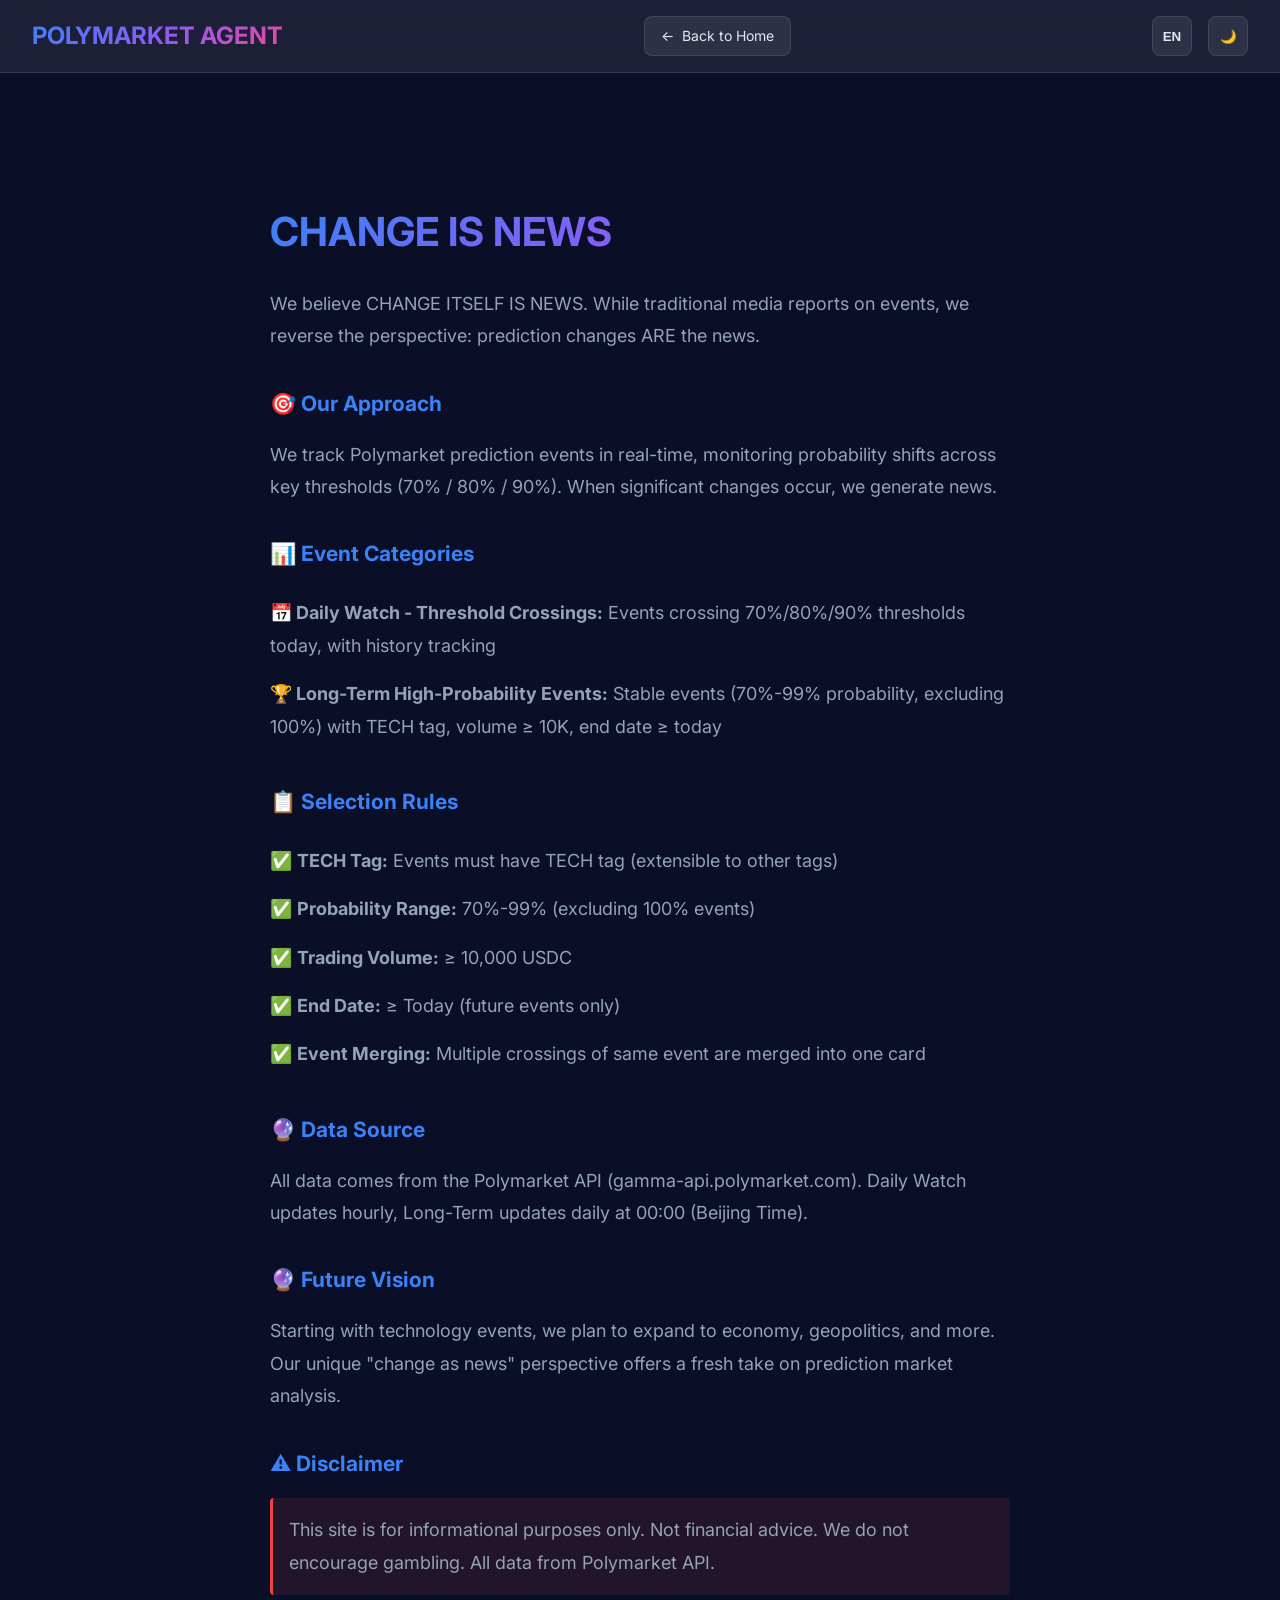
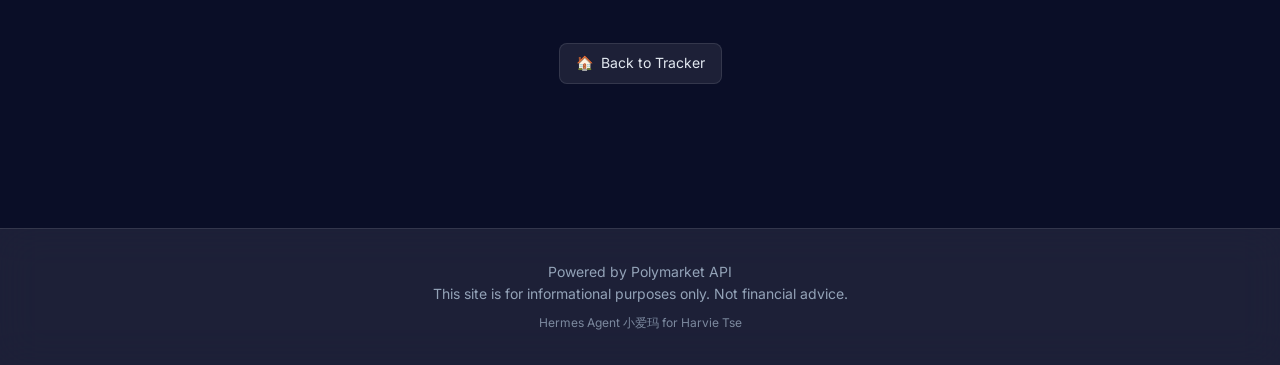
<file: docs/about.html>
<!DOCTYPE html>
<html lang="en" data-theme="dark">
<head>
    <meta charset="UTF-8">
    <meta name="viewport" content="width=device-width, initial-scale=1.0">
    <title>About - POLYMARKET AGENT</title>
    <meta name="description" content="About the POLYMARKET AGENT project">
    
    <!-- Stylesheets -->
    <link rel="stylesheet" href="css/main.css">
    <link rel="stylesheet" href="css/animations.css">
    <link rel="stylesheet" href="css/responsive.css">
    
    <!-- Fonts -->
    <link rel="preconnect" href="https://fonts.googleapis.com">
    <link rel="preconnect" href="https://fonts.gstatic.com" crossorigin>
    <link href="https://fonts.googleapis.com/css2?family=Inter:wght@300;400;500;600;700&display=swap" rel="stylesheet">
</head>
<body>
    <!-- Header -->
    <header class="glass-header">
        <div class="header-content">
            <div class="logo">
                <h1 id="site-title">POLYMARKET AGENT</h1>
            </div>
            
            <nav class="main-nav">
                <a href="index.html" class="nav-btn">
                    <span class="icon">←</span>
                    <span id="back-home">Back to Home</span>
                </a>
            </nav>
            
            <div class="header-controls">
                <button class="control-btn" id="lang-toggle" title="Switch language">
                    <span id="current-lang">EN</span>
                </button>
                <button class="control-btn" id="theme-toggle" title="Toggle theme">
                    <span class="theme-icon">🌙</span>
                </button>
            </div>
        </div>
    </header>
    
    <main class="main-content" style="margin-top: 120px; max-width: 900px;">
        <section class="about-section glass-panel" style="padding: 3rem;">
            <h2 style="font-size: 2.5rem; margin-bottom: 1.5rem; background: var(--accent-gradient); -webkit-background-clip: text; -webkit-text-fill-color: transparent;">
                <span id="about-title">CHANGE IS NEWS</span>
            </h2>
            
            <div style="font-size: 1.125rem; line-height: 1.8; color: var(--text-secondary);">
                <p style="margin-bottom: 1.5rem;">
                    <span id="about-philosophy">We believe <strong style="color: var(--text-primary);">CHANGE ITSELF IS NEWS</strong>. 
                    While traditional media reports on events, we reverse the perspective: 
                    <strong style="color: var(--text-primary);">prediction changes ARE the news</strong>.</span>
                </p>
                
                <h3 style="color: var(--accent-blue); margin: 2rem 0 1rem;" id="about-approach-title">🎯 Our Approach</h3>
                <p style="margin-bottom: 1.5rem;" id="about-approach-text">
                    We track Polymarket prediction events in real-time, monitoring probability shifts 
                    across key thresholds (70% / 80% / 90%). When significant changes occur, we generate news.
                </p>
                
                <h3 style="color: var(--accent-blue); margin: 2rem 0 1rem;" id="about-categories-title">📊 Event Categories</h3>
                <ul style="list-style: none; padding: 0;">
                    <li style="padding: 0.5rem 0;"><strong id="about-daily-watch">📅 Daily Watch - Threshold Crossings:</strong> <span id="about-daily-desc">Events crossing 70%/80%/90% thresholds today, with history tracking</span></li>
                    <li style="padding: 0.5rem 0;"><strong id="about-long-term">🏆 Long-Term High-Probability Events:</strong> <span id="about-long-term-desc">Stable events (70%-99% probability, excluding 100%) with TECH tag, volume ≥ 10K, end date ≥ today</span></li>
                </ul>
                
                <h3 style="color: var(--accent-blue); margin: 2rem 0 1rem;" id="about-rules-title">📋 Selection Rules</h3>
                <ul style="list-style: none; padding: 0;">
                    <li style="padding: 0.5rem 0;">✅ <strong id="about-tag">TECH Tag:</strong> <span id="about-tag-desc">Events must have TECH tag (extensible to other tags)</span></li>
                    <li style="padding: 0.5rem 0;">✅ <strong id="about-prob">Probability Range:</strong> <span id="about-prob-desc">70%-99% (excluding 100% events)</span></li>
                    <li style="padding: 0.5rem 0;">✅ <strong id="about-volume">Trading Volume:</strong> <span id="about-volume-desc">≥ 10,000 USDC</span></li>
                    <li style="padding: 0.5rem 0;">✅ <strong id="about-date">End Date:</strong> <span id="about-date-desc">≥ Today (future events only)</span></li>
                    <li style="padding: 0.5rem 0;">✅ <strong id="about-merge">Event Merging:</strong> <span id="about-merge-desc">Multiple crossings of same event are merged into one card</span></li>
                </ul>
                
                <h3 style="color: var(--accent-blue); margin: 2rem 0 1rem;" id="about-data-title">🔮 Data Source</h3>
                <p style="margin-bottom: 1.5rem;" id="about-data-text">
                    All data comes from the <strong>Polymarket API</strong> (gamma-api.polymarket.com). 
                    Daily Watch updates hourly, Long-Term updates daily at 17:00 (Beijing Time).
                </p>
                
                <h3 style="color: var(--accent-blue); margin: 2rem 0 1rem;" id="about-vision-title">🔮 Future Vision</h3>
                <p style="margin-bottom: 1.5rem;" id="about-vision-text">
                    Starting with technology events, we plan to expand to economy, 
                    culture, and more. Our unique "change as news" perspective 
                    offers a fresh take on prediction market analysis.
                </p>
                
                <h3 style="color: var(--accent-blue); margin: 2rem 0 1rem;" id="about-disclaimer-title">⚖️ Disclaimer</h3>
                <p style="padding: 1rem; background: rgba(239, 68, 68, 0.1); border-left: 3px solid #ef4444; border-radius: 4px;" id="about-disclaimer-text">
                    This site is for informational purposes only. Not financial advice. 
                    We do not encourage gambling. All data from Polymarket API.
                </p>
            </div>
            
            <div style="margin-top: 3rem; text-align: center;">
                <a href="index.html" class="nav-btn" style="display: inline-flex;">
                    <span class="icon">🏠</span>
                    <span id="back-tracker">Back to Tracker</span>
                </a>
            </div>
        </section>
    </main>
    
    <!-- Footer -->
    <footer class="glass-footer">
        <div class="footer-content">
            <p id="powered-by">Powered by Polymarket API</p>
            <p id="disclaimer">This site is for informational purposes only. Not financial advice.</p>
            <p id="copyright">Hermes Agent 小爱玛 for Harvie Tse</p>
        </div>
    </footer>
    
    <!-- Scripts -->
    <script src="js/i18n.js"></script>
    <script src="js/theme.js"></script>
</body>
</html>
</file>
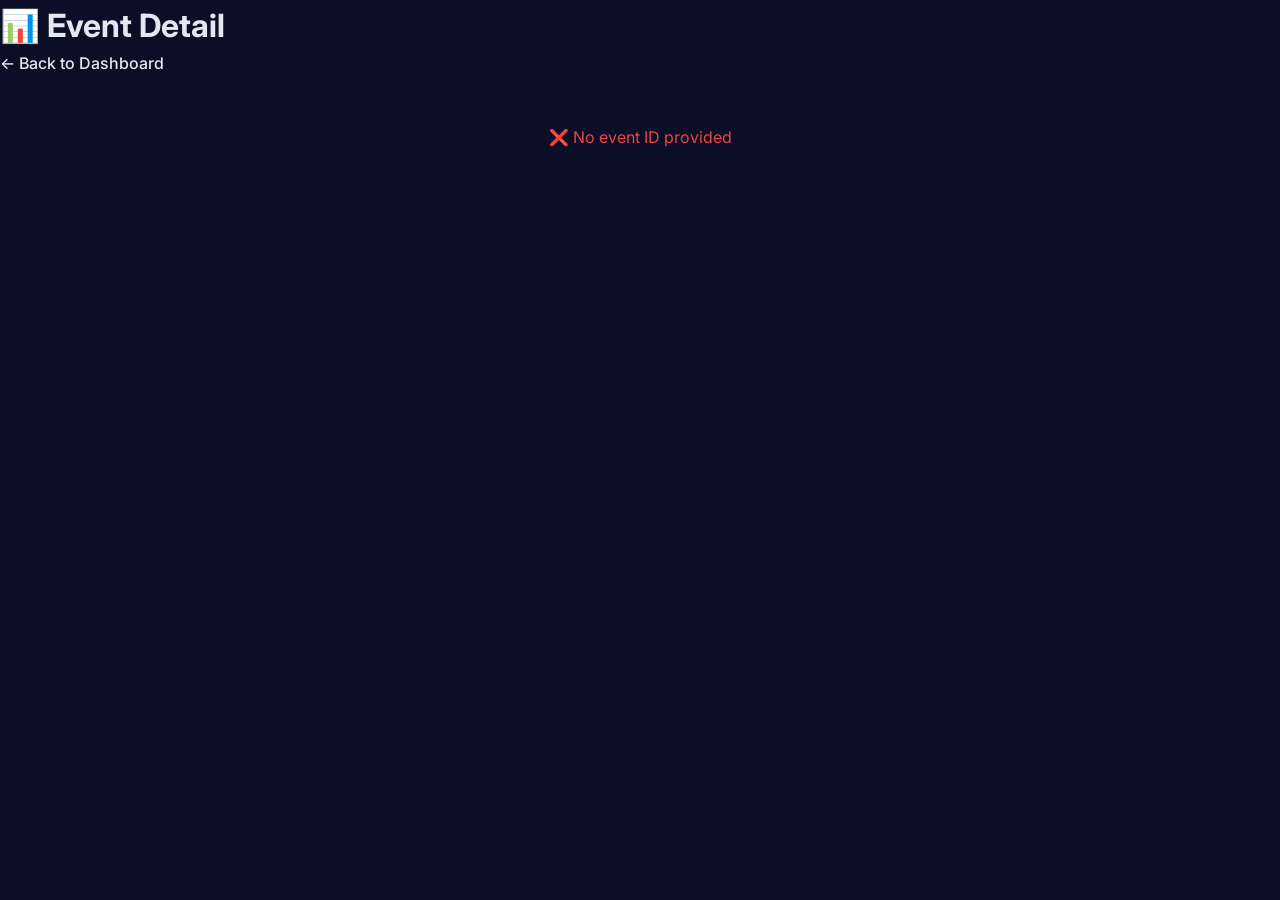
<file: docs/event-detail.html>
<!DOCTYPE html>
<html lang="zh-CN">
<head>
    <meta charset="UTF-8">
    <meta name="viewport" content="width=device-width, initial-scale=1.0">
    <title>Event Detail - Polymarket Tech Tracker</title>
    <link rel="stylesheet" href="css/main.css">
    <link rel="stylesheet" href="css/summary-cards.css">
    <link rel="stylesheet" href="css/event-detail.css">
    <link href="https://fonts.googleapis.com/css2?family=Inter:wght@300;400;500;600;700&display=swap" rel="stylesheet">
</head>
<body>
    <div class="container">
        <header class="header glass-card">
            <h1>📊 Event Detail</h1>
            <a href="index.html" class="back-link">← Back to Dashboard</a>
        </header>

        <main>
            <div id="event-content">
                <div class="loading-placeholder">
                    <div class="spinner"></div>
                    <p>Loading event details...</p>
                </div>
            </div>
        </main>
    </div>

    <script src="js/event-detail.js"></script>
</body>
</html>
</file>
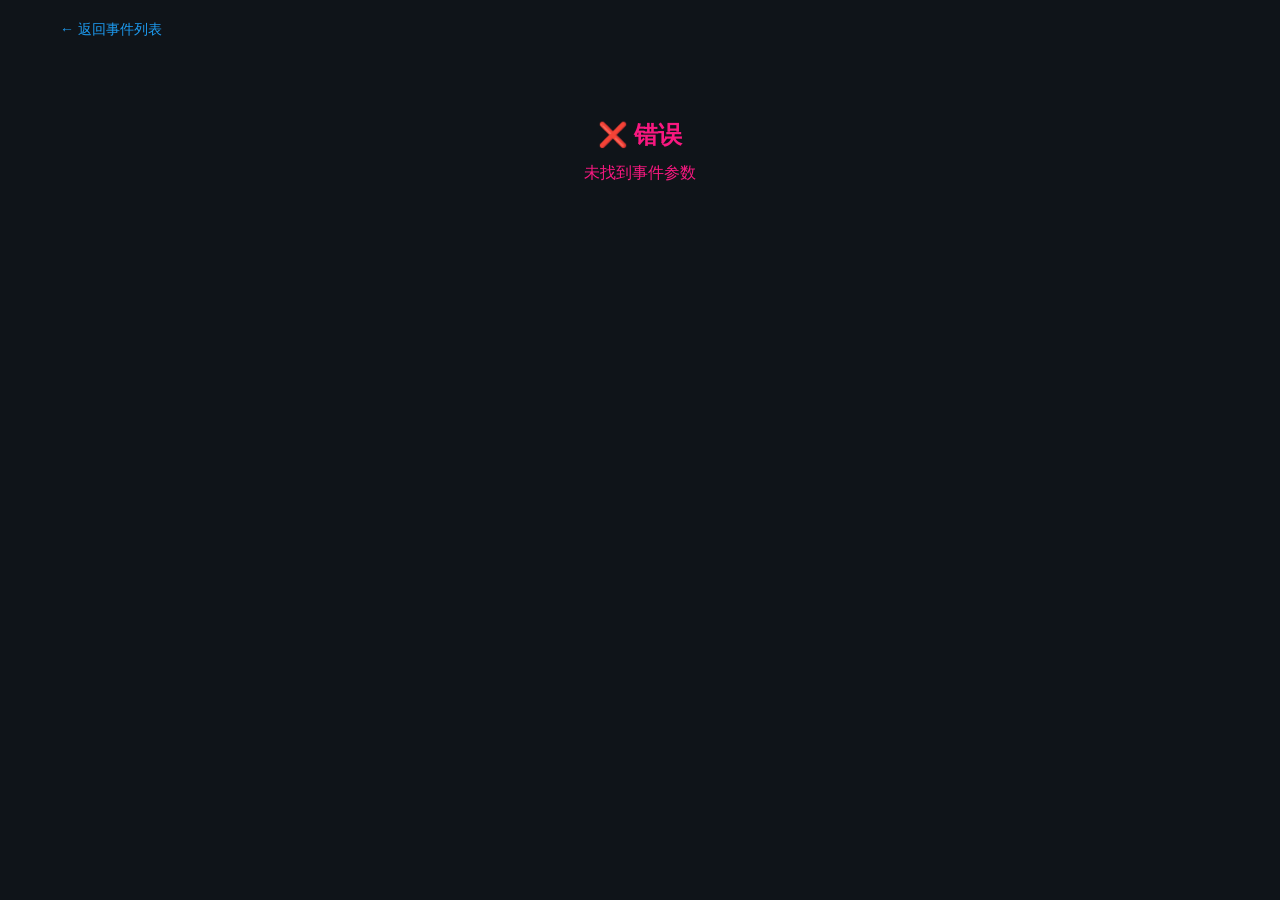
<file: docs/event.html>
<!DOCTYPE html>
<html lang="zh-CN">
<head>
    <meta charset="UTF-8">
    <meta name="viewport" content="width=device-width, initial-scale=1.0">
    <title>事件详情 | Science Prediction Tracker</title>
    <style>
        * { margin:0; padding:0; box-sizing:border-box; }
        body { font-family: -apple-system, "Microsoft YaHei", "Segoe UI", sans-serif; background: #0f1419; color: #e7e9ea; }
        
        .container { max-width: 1200px; margin:0 auto; padding:20px; }
        
        /* Back Button */
        .back-link { margin-bottom:20px; }
        .back-link a { color:#1d9bf0; text-decoration:none; font-size:14px; display:inline-flex; align-items:center; gap:6px; transition:color .2s; }
        .back-link a:hover { color:#1a8cd8; }
        
        /* Event Header */
        .event-header { background:#1e2732; border-radius:16px; padding:32px; margin-bottom:24px; border-left:4px solid #1d9bf0; }
        .event-header h1 { font-size:28px; font-weight:800; line-height:1.4; margin-bottom:16px; }
        .event-meta { display:flex; gap:24px; flex-wrap:wrap; font-size:14px; color:#8b98a5; }
        .meta-item { display:flex; align-items:center; gap:6px; }
        .meta-item::before { font-size:16px; }
        .meta-volume::before { content:"💰"; }
        .meta-liquidity::before { content:"💧"; }
        .meta-date::before { content:"📅"; }
        .meta-active { color:#00d18c; }
        .meta-closed { color:#f91880; }
        
        /* Markets Section */
        .markets-section { margin-bottom:40px; }
        .section-title { font-size:20px; font-weight:700; margin-bottom:20px; display:flex; align-items:center; gap:8px; }
        .section-title::before { content:"📊"; font-size:24px; }
        
        .market-card { background:#1e2732; border-radius:12px; padding:20px; margin-bottom:16px; transition:transform .2s; }
        .market-card:hover { transform:translateX(4px); }
        .market-question { font-size:16px; font-weight:600; margin-bottom:12px; line-height:1.4; }
        .probability-display { display:flex; align-items:center; gap:16px; margin-bottom:12px; }
        .probability-bar { flex:1; height:28px; background:#15202b; border-radius:14px; overflow:hidden; position:relative; }
        .probability-fill { height:100%; background:linear-gradient(90deg, #1d9bf0, #0d8bd9); border-radius:14px; transition:width .5s; display:flex; align-items:center; justify-content:flex-end; padding-right:12px; }
        .probability-value { font-size:14px; font-weight:700; color:#fff; }
        .probability-label { font-size:13px; color:#8b98a5; min-width:60px; }
        .market-footer { display:flex; justify-content:space-between; font-size:13px; color:#8b98a5; }
        
        /* News Section */
        .news-section { margin-bottom:40px; }
        .news-card { background:#1e2732; border-radius:12px; padding:20px; margin-bottom:16px; border-left:3px solid #f91880; }
        .news-header { display:flex; justify-content:space-between; align-items:center; margin-bottom:12px; }
        .news-source { font-size:13px; font-weight:700; color:#f91880; }
        .news-time { font-size:12px; color:#8b98a5; }
        .news-content { font-size:15px; line-height:1.6; margin-bottom:12px; }
        .news-link { display:inline-flex; align-items:center; gap:4px; color:#1d9bf0; text-decoration:none; font-size:13px; }
        .news-link:hover { text-decoration:underline; }
        
        /* Analysis Section */
        .analysis-section { background:#1e2732; border-radius:16px; padding:32px; margin-bottom:40px; border:1px solid #38444d; }
        .analysis-header { display:flex; align-items:center; gap:12px; margin-bottom:20px; }
        .analysis-header h2 { font-size:20px; font-weight:700; }
        .analysis-header::before { content:"🤖"; font-size:24px; }
        .analysis-text { font-size:15px; line-height:1.8; color:#8b98a5; margin-bottom:16px; }
        .analysis-verdict { background:#0f1419; border-radius:12px; padding:20px; border-left:4px solid #00d18c; }
        .verdict-title { font-size:16px; font-weight:700; color:#00d18c; margin-bottom:8px; }
        .verdict-text { font-size:14px; line-height:1.6; }
        
        /* Loading */
        .loading { text-align:center; padding:60px; color:#8b98a5; font-size:16px; }
        .loading::after { content:''; display:inline-block; width:20px; height:20px; border:2px solid #1d9bf0; border-radius:50%; border-top-color:transparent; animation:spin 1s linear infinite; margin-left:8px; }
        @keyframes spin { to { transform:rotate(360deg); } }
        
        /* Error */
        .error { text-align:center; padding:60px; color:#f91880; }
        .error h2 { font-size:24px; margin-bottom:12px; }
        
        /* Theme */
        body.light-theme { background:#f5f5f5; color:#333; }
        body.light-theme .event-header,
        body.light-theme .market-card,
        body.light-theme .news-card,
        body.light-theme .analysis-section { background:#fff; border-color:#e0e0e0; }
        body.light-theme .event-meta,
        body.light-theme .market-footer,
        body.light-theme .news-time,
        body.light-theme .analysis-text { color:#666; }
        body.light-theme .back-link a { color:#4a90e2; }
        body.light-theme .back-link a:hover { color:#357abd; }
        
        /* Responsive */
        @media (max-width:768px) {
            .container { padding:12px; }
            .event-header { padding:20px; }
            .event-header h1 { font-size:22px; }
            .probability-display { flex-direction:column; align-items:flex-start; }
        }
    </style>
</head>
<body>
    <div class="container">
        <div class="back-link">
            <a href="index.html">← 返回事件列表</a>
        </div>
        
        <div id="eventContent">
            <div class="loading">加载中...</div>
        </div>
    </div>
    
    <script>
        let currentEvent = null;
        
        // 获取URL参数
        function getSlug() {
            const params = new URLSearchParams(window.location.search);
            return params.get('slug');
        }
        
        // 加载事件详情
        async function loadEventDetail() {
            const slug = getSlug();
            if (!slug) {
                showError('未找到事件参数');
                return;
            }
            
            try {
                const response = await fetch('data/events.json?t=' + new Date().getTime());
                const data = await response.json();
                
                if (!data.events) {
                    showError('数据加载失败');
                    return;
                }
                
                const event = data.events.find(e => e.slug === slug);
                if (!event) {
                    showError('未找到该事件');
                    return;
                }
                
                currentEvent = event;
                renderEvent(event);
            } catch (err) {
                console.error('加载事件详情失败:', err);
                showError('加载失败，请刷新重试');
            }
        }
        
        // 渲染事件
        function renderEvent(event) {
            const isActive = event.active && !event.closed;
            const statusClass = isActive ? 'meta-active' : 'meta-closed';
            const statusText = isActive ? '进行中' : '已结束';
            
            const html = `
                <div class="event-header">
                    <h1>${escapeHtml(event.title)}</h1>
                    <div class="event-meta">
                        <div class="meta-item meta-volume">成交量: $${formatNumber(event.volume || 0)}</div>
                        <div class="meta-item meta-liquidity">流动性: $${formatNumber(event.liquidity || 0)}</div>
                        <div class="meta-item meta-date">创建: ${(event.created_at || '').split('T')[0]}</div>
                        <div class="meta-item ${statusClass}">状态: ${statusText}</div>
                    </div>
                </div>
                
                <div class="markets-section">
                    <div class="section-title">相关市场</div>
                    ${event.markets && event.markets.length > 0 ? 
                        event.markets.map(market => renderMarket(market)).join('') :
                        '<div class="loading">暂无市场数据</div>'
                    }
                </div>
                
                <div class="news-section">
                    <div class="section-title">相关新闻</div>
                    ${event.news && event.news.length > 0 ?
                        event.news.map(news => renderNews(news)).join('') :
                        '<div class="loading">暂无相关新闻</div>'
                    }
                </div>
                
                <div class="analysis-section">
                    <div class="analysis-header">
                        <h2>AI 预测分析</h2>
                    </div>
                    <div class="analysis-text">
                        基于当前市场数据和新闻分析，我们的 AI 系统正在处理该事件的预测分析...
                    </div>
                    <div class="analysis-verdict">
                        <div class="verdict-title">预测方向: ${event.prediction ? event.prediction.direction : '分析中...'}</div>
                        <div class="verdict-text">${event.prediction ? event.prediction.reasoning : '请稍后查看完整分析'}</div>
                    </div>
                </div>
            `;
            
            document.getElementById('eventContent').innerHTML = html;
        }
        
        // 渲染市场
        function renderMarket(market) {
            const probability = market.probability || 0;
            return `
                <div class="market-card">
                    <div class="market-question">${escapeHtml(market.question)}</div>
                    <div class="probability-display">
                        <div class="probability-label">概率</div>
                        <div class="probability-bar">
                            <div class="probability-fill" style="width:${probability}%">
                                <span class="probability-value">${probability.toFixed(1)}%</span>
                            </div>
                        </div>
                    </div>
                    <div class="market-footer">
                        <div>成交量: $${formatNumber(market.volume || 0)}</div>
                        <div>截止: ${(market.end_date || '长期').split('T')[0]}</div>
                    </div>
                </div>
            `;
        }
        
        // 渲染新闻
        function renderNews(news) {
            return `
                <div class="news-card">
                    <div class="news-header">
                        <div class="news-source">${escapeHtml(news.source || '未知来源')}</div>
                        <div class="news-time">${news.published_at || ''}</div>
                    </div>
                    <div class="news-content">${escapeHtml(news.summary || news.title || '')}</div>
                    <a href="${escapeHtml(news.url || '#')}" target="_blank" class="news-link">阅读全文 →</a>
                </div>
            `;
        }
        
        // 格式化数字
        function formatNumber(num) {
            if (num >= 1e9) return (num / 1e9).toFixed(1) + 'B';
            if (num >= 1e6) return (num / 1e6).toFixed(1) + 'M';
            if (num >= 1e3) return (num / 1e3).toFixed(1) + 'K';
            return num.toFixed(0);
        }
        
        // 显示错误
        function showError(message) {
            document.getElementById('eventContent').innerHTML = `
                <div class="error">
                    <h2>❌ 错误</h2>
                    <p>${message}</p>
                </div>
            `;
        }
        
        // 转义HTML
        function escapeHtml(text) {
            const div = document.createElement('div');
            div.textContent = text || '';
            return div.innerHTML;
        }
        
        // 初始化
        loadEventDetail();
    </script>
</body>
</html>
</file>
<file: docs/css/main.css>
/* Main Styles - Glassmorphism Gradient Theme */
:root {
    /* Dark Theme (Default) */
    --bg-primary: #0a0e27;
    --bg-secondary: #151929;
    --bg-card: rgba(255, 255, 255, 0.05);
    --bg-glass: rgba(255, 255, 255, 0.08);
    --text-primary: #e2e8f0;
    --text-secondary: #94a3b8;
    --accent-blue: #3b82f6;
    --accent-purple: #8b5cf6;
    --accent-gradient: linear-gradient(135deg, #3b82f6, #8b5cf6, #ec4899);
    --border-glass: rgba(255, 255, 255, 0.1);
    --shadow-glass: 0 8px 32px rgba(0, 0, 0, 0.3);
    --success: #10b981;
    --danger: #ef4444;
    --warning: #f59e0b;
}

[data-theme="light"] {
    --bg-primary: #f8fafc;
    --bg-secondary: #ffffff;
    --bg-card: rgba(0, 0, 0, 0.02);
    --bg-glass: rgba(255, 255, 255, 0.9);
    --text-primary: #1e293b;
    --text-secondary: #64748b;
    --border-glass: rgba(0, 0, 0, 0.1);
    --shadow-glass: 0 8px 32px rgba(0, 0, 0, 0.1);
}

* {
    margin: 0;
    padding: 0;
    box-sizing: border-box;
}

body {
    font-family: 'Inter', -apple-system, BlinkMacSystemFont, sans-serif;
    background: var(--bg-primary);
    color: var(--text-primary);
    overflow-x: hidden;
    line-height: 1.6;
}

/* Glass Header */
.glass-header {
    position: fixed;
    top: 0;
    left: 0;
    right: 0;
    z-index: 1000;
    background: var(--bg-glass);
    backdrop-filter: blur(20px);
    -webkit-backdrop-filter: blur(20px);
    border-bottom: 1px solid var(--border-glass);
    padding: 1rem 2rem;
    transition: all 0.3s ease;
}

.header-content {
    max-width: 1400px;
    margin: 0 auto;
    display: flex;
    justify-content: space-between;
    align-items: center;
    gap: 2rem;
}

.logo h1 {
    font-size: 1.5rem;
    font-weight: 700;
    background: var(--accent-gradient);
    -webkit-background-clip: text;
    -webkit-text-fill-color: transparent;
    background-clip: text;
}

.subtitle {
    font-size: 0.875rem;
    color: var(--text-secondary);
    font-weight: 300;
}

/* Navigation */
.main-nav {
    display: flex;
    gap: 0.5rem;
}

.nav-btn {
    padding: 0.5rem 1rem;
    border: 1px solid var(--border-glass);
    background: var(--bg-glass);
    color: var(--text-primary);
    border-radius: 8px;
    cursor: pointer;
    transition: all 0.3s ease;
    display: flex;
    align-items: center;
    gap: 0.5rem;
    font-size: 0.875rem;
    text-decoration: none;
}

.nav-btn:hover, .nav-btn.active {
    background: var(--accent-gradient);
    color: white;
    border-color: transparent;
    transform: translateY(-2px);
    box-shadow: 0 4px 12px rgba(59, 130, 246, 0.4);
}

.nav-btn.disabled {
    opacity: 0.5;
    cursor: not-allowed;
}

/* Header Controls */
.header-controls {
    display: flex;
    gap: 1rem;
    align-items: center;
}

.search-box {
    display: flex;
    align-items: center;
    gap: 0.5rem;
    padding: 0.5rem 1rem;
    border-radius: 8px;
    background: var(--bg-glass);
    border: 1px solid var(--border-glass);
}

.search-box input {
    background: transparent;
    border: none;
    outline: none;
    color: var(--text-primary);
    font-size: 0.875rem;
    width: 200px;
}

.control-btn {
    width: 40px;
    height: 40px;
    border-radius: 8px;
    border: 1px solid var(--border-glass);
    background: var(--bg-glass);
    color: var(--text-primary);
    cursor: pointer;
    display: flex;
    align-items: center;
    justify-content: center;
    transition: all 0.3s ease;
    font-weight: 600;
}

.control-btn:hover {
    background: var(--accent-gradient);
    color: white;
    border-color: transparent;
}

/* Hero Section */
.hero {
    min-height: 100vh;
    display: flex;
    flex-direction: column;
    justify-content: center;
    align-items: center;
    text-align: center;
    padding: 2rem;
    position: relative;
    z-index: 1;
}

.hero-title {
    font-size: 4rem;
    font-weight: 700;
    margin-bottom: 1rem;
    background: var(--accent-gradient);
    -webkit-background-clip: text;
    -webkit-text-fill-color: transparent;
    background-clip: text;
    animation: gradient-shift 3s ease infinite;
}

@keyframes gradient-shift {
    0%, 100% { filter: hue-rotate(0deg); }
    50% { filter: hue-rotate(30deg); }
}

.hero-subtitle {
    font-size: 1.25rem;
    color: var(--text-secondary);
    max-width: 600px;
}

.scroll-indicator {
    position: absolute;
    bottom: 2rem;
    display: flex;
    flex-direction: column;
    align-items: center;
    gap: 0.5rem;
    color: var(--text-secondary);
    animation: bounce 2s infinite;
}

@keyframes bounce {
    0%, 100% { transform: translateY(0); }
    50% { transform: translateY(-10px); }
}

/* Main Content */
.main-content {
    position: relative;
    z-index: 1;
    max-width: 1400px;
    margin: 0 auto;
    padding: 2rem;
}

/* Dual Panel */
.dual-panel {
    display: grid;
    grid-template-columns: 1fr 1fr;
    gap: 2rem;
    margin-bottom: 4rem;
}

.panel {
    background: var(--bg-glass);
    backdrop-filter: blur(20px);
    border: 1px solid var(--border-glass);
    border-radius: 16px;
    padding: 2rem;
    box-shadow: var(--shadow-glass);
}

.panel-header {
    display: flex;
    justify-content: space-between;
    align-items: center;
    margin-bottom: 1.5rem;
    padding-bottom: 1rem;
    border-bottom: 1px solid var(--border-glass);
}

.panel-header h2 {
    font-size: 1.25rem;
    font-weight: 600;
}

.badge {
    background: var(--accent-gradient);
    color: white;
    padding: 0.25rem 0.75rem;
    border-radius: 12px;
    font-size: 0.875rem;
    font-weight: 600;
}

/* Event Cards */
.event-card {
    background: var(--bg-card);
    border: 1px solid var(--border-glass);
    border-radius: 12px;
    padding: 1.5rem;
    margin-bottom: 1rem;
    transition: all 0.3s cubic-bezier(0.175, 0.885, 0.32, 1.275);
    cursor: pointer;
}

.event-card:hover {
    transform: translateY(-8px) scale(1.02);
    box-shadow: 0 20px 40px rgba(0, 0, 0, 0.3);
    border-color: var(--accent-blue);
}

.event-header {
    display: flex;
    justify-content: space-between;
    align-items: flex-start;
    margin-bottom: 1rem;
}

.event-title {
    font-weight: 600;
    flex: 1;
    margin-right: 1rem;
}

.event-probability {
    font-size: 1.5rem;
    font-weight: 700;
    background: var(--accent-gradient);
    -webkit-background-clip: text;
    -webkit-text-fill-color: transparent;
    background-clip: text;
}

.event-meta {
    display: flex;
    gap: 1rem;
    font-size: 0.875rem;
    color: var(--text-secondary);
}

.event-tags {
    display: flex;
    gap: 0.5rem;
    margin-top: 0.5rem;
    flex-wrap: wrap;
}

.tag {
    padding: 0.25rem 0.5rem;
    background: rgba(59, 130, 246, 0.2);
    border-radius: 4px;
    font-size: 0.75rem;
    color: var(--accent-blue);
}

.label-new {
    display: inline-block;
    padding: 0.125rem 0.5rem;
    background: var(--success);
    color: white;
    border-radius: 4px;
    font-size: 0.75rem;
    font-weight: 600;
    margin-left: 0.5rem;
}

/* Long Term Section */
.long-term-section {
    margin-top: 4rem;
}

/* Watch Sections (1-Hour & Daily) */
.watch-section {
    margin-top: 4rem;
}

.watch-section h2 {
    font-size: 2rem;
    font-weight: 700;
    margin-bottom: 2rem;
    text-align: center;
}



.long-term-section h2 {
    font-size: 2rem;
    font-weight: 700;
    margin-bottom: 2rem;
    text-align: center;
}

.tag-groups {
    display: grid;
    grid-template-columns: repeat(auto-fit, minmax(300px, 1fr));
    gap: 2rem;
}

.tag-group {
    background: var(--bg-glass);
    backdrop-filter: blur(20px);
    border: 1px solid var(--border-glass);
    border-radius: 16px;
    padding: 1.5rem;
}

.tag-group h3 {
    font-size: 1.125rem;
    margin-bottom: 1rem;
    color: var(--accent-blue);
}

/* Loading */
.loading-placeholder {
    text-align: center;
    padding: 3rem;
    color: var(--text-secondary);
}

.spinner {
    width: 40px;
    height: 40px;
    border: 3px solid var(--border-glass);
    border-top-color: var(--accent-blue);
    border-radius: 50%;
    animation: spin 1s linear infinite;
    margin: 0 auto 1rem;
}

@keyframes spin {
    to { transform: rotate(360deg); }
}

/* Footer */
.glass-footer {
    position: relative;
    z-index: 1;
    background: var(--bg-glass);
    backdrop-filter: blur(20px);
    border-top: 1px solid var(--border-glass);
    padding: 2rem;
    margin-top: 4rem;
}

.footer-content {
    max-width: 1400px;
    margin: 0 auto;
    text-align: center;
    color: var(--text-secondary);
    font-size: 0.875rem;
}

#copyright {
    margin-top: 0.5rem;
    font-size: 0.75rem;
    color: var(--text-secondary);
    opacity: 0.8;
}

.footer-link {
    display: inline-block;
    margin-top: 1rem;
    color: var(--accent-blue);
    text-decoration: none;
    font-weight: 600;
}

.footer-link:hover {
    text-decoration: underline;
}


/* Event History Timeline */
.event-history {
    margin-top: 0.5rem;
    padding: 0.5rem;
    background: rgba(0, 0, 0, 0.2);
    border-radius: 6px;
    font-size: 0.75rem;
    line-height: 1.6;
    color: var(--text-secondary);
}

.event-history small {
    display: block;
}

.event-history br {
    line-height: 0.5;
}

/* ==================== Daily Watch Crossings ==================== */
.crossings-grid {
    display: grid;
    grid-template-columns: repeat(2, 1fr);
    gap: 1rem;
    margin-top: 1.5rem;
}

@media (max-width: 768px) {
    .crossings-grid {
        grid-template-columns: 1fr;
    }
}

.crossing-card {
    background: var(--bg-glass);
    backdrop-filter: blur(20px);
    border: 1px solid var(--border-glass);
    border-radius: 12px;
    padding: 1.25rem;
    transition: all 0.3s cubic-bezier(0.175, 0.885, 0.32, 1.275);
}

.crossing-card:hover {
    transform: translateY(-4px);
    box-shadow: var(--shadow-glass);
    border-color: var(--accent-blue);
}

.crossing-card.cross-up {
    border-left: 4px solid var(--success);
}

.crossing-card.cross-down {
    border-left: 4px solid var(--danger);
}

.history-item {
    display: inline-block;
    background: rgba(139, 92, 246, 0.35);  /* 更艳丽的紫色背景 */
    border: 1px solid rgba(139, 92, 246, 0.5);
    border-radius: 4px;
    padding: 0.125rem 0.5rem;
    margin-right: 0.5rem;
    margin-bottom: 0.25rem;
    font-size: 0.75rem;
    color: var(--text-primary);  /* 改为主文本颜色，更清晰 */
    white-space: nowrap;
}

.crossing-header {
    display: flex;
    align-items: center;
    gap: 0.75rem;
    margin-bottom: 0.75rem;
    font-size: 0.875rem;
}

.crossing-time {
    color: var(--text-secondary);
    font-weight: 500;
}

.crossing-arrow {
    font-size: 1.25rem;
}

.crossing-item.cross-up .crossing-arrow {
    color: var(--success);
}

.crossing-item.cross-down .crossing-arrow {
    color: var(--danger);
}

.crossing-threshold {
    background: var(--accent-gradient);
    color: white;
    padding: 0.125rem 0.5rem;
    border-radius: 4px;
    font-size: 0.75rem;
    font-weight: 600;
}

.crossing-title {
    font-weight: 600;
    font-size: 1rem;
    margin-bottom: 0.75rem;
    line-height: 1.4;
}

.crossing-probs {
    display: flex;
    align-items: center;
    gap: 0.5rem;
    font-size: 0.875rem;
    color: var(--text-secondary);
}

.prob-before {
    color: var(--text-secondary);
}

.prob-arrow {
    color: var(--text-secondary);
}

.prob-after {
    font-weight: 700;
}

.crossing-item.cross-up .prob-after {
    color: var(--success);
}

.crossing-item.cross-down .prob-after {
    color: var(--danger);
}
</file>
<file: docs/css/animations.css>
/* Animations - Moderate Animation Effects */

/* Simple fade for scroll elements */
.scroll-animate {
    opacity: 0;
    transform: translateY(20px);
    transition: opacity 0.6s ease, transform 0.6s ease;
}

.scroll-animate.visible {
    opacity: 1;
    transform: translateY(0);
}

/* Card hover effect - simple */
.event-card {
    transition: transform 0.3s ease, box-shadow 0.3s ease;
}

.event-card:hover {
    transform: translateY(-5px);
    box-shadow: 0 10px 30px rgba(0, 0, 0, 0.2);
}

/* Theme toggle rotation */
.theme-toggle-active .theme-icon {
    transform: rotate(360deg);
    transition: transform 0.5s ease;
}

/* Page transition */
.page-transition {
    animation: fadeIn 0.5s ease-out;
}

@keyframes fadeIn {
    from { opacity: 0; }
    to { opacity: 1; }
}

/* Loading spinner */
.spinner {
    width: 40px;
    height: 40px;
    border: 3px solid var(--border-glass);
    border-top-color: var(--accent-blue);
    border-radius: 50%;
    animation: spin 1s linear infinite;
}

@keyframes spin {
    to { transform: rotate(360deg); }
}

/* NEW badge pulse - reduced */
.label-new {
    animation: none; /* Remove heavy pulse */
}

/* Scroll indicator - simple */
.scroll-indicator {
    animation: bounce 2s ease-in-out infinite;
}

@keyframes bounce {
    0%, 100% { transform: translateY(0); }
    50% { transform: translateY(-10px); }
}
</file>
<file: docs/css/responsive.css>
/* Responsive Design */
/* Large Desktop */
@media (min-width: 1400px) {
    .header-content {
        max-width: 1400px;
    }
    
    .main-content {
        max-width: 1400px;
    }
}

/* Desktop */
@media (max-width: 1399px) {
    .hero-title {
        font-size: 3rem;
    }
}

/* Tablet */
@media (max-width: 1024px) {
    .header-content {
        flex-wrap: wrap;
        gap: 1rem;
    }
    
    .main-nav {
        order: 3;
        width: 100%;
        justify-content: center;
    }
    
    .dual-panel {
        grid-template-columns: 1fr;
        gap: 1.5rem;
    }
    
    .hero-title {
        font-size: 2.5rem;
    }
    
    .tag-groups {
        grid-template-columns: repeat(auto-fit, minmax(250px, 1fr));
    }
}

/* Mobile */
@media (max-width: 768px) {
    .glass-header {
        padding: 0.75rem 1rem;
    }
    
    .header-content {
        flex-direction: column;
        align-items: stretch;
    }
    
    .logo {
        text-align: center;
    }
    
    .logo h1 {
        font-size: 1.25rem;
    }
    
    .main-nav {
        overflow-x: auto;
        justify-content: flex-start;
        padding-bottom: 0.5rem;
    }
    
    .nav-btn {
        white-space: nowrap;
        font-size: 0.75rem;
        padding: 0.375rem 0.75rem;
    }
    
    .header-controls {
        flex-direction: column;
        gap: 0.5rem;
    }
    
    .search-box {
        width: 100%;
    }
    
    .search-box input {
        width: 100%;
    }
    
    .hero {
        padding: 1rem;
        min-height: 80vh;
    }
    
    .hero-title {
        font-size: 2rem;
    }
    
    .hero-subtitle {
        font-size: 1rem;
    }
    
    .main-content {
        padding: 1rem;
    }
    
    .panel {
        padding: 1rem;
    }
    
    .event-card {
        padding: 1rem;
    }
    
    .event-header {
        flex-direction: column;
        gap: 0.5rem;
    }
    
    .event-probability {
        font-size: 1.25rem;
    }
    
    .tag-groups {
        grid-template-columns: 1fr;
    }
}

/* Small Mobile */
@media (max-width: 480px) {
    .hero-title {
        font-size: 1.5rem;
    }
    
    .panel-header h2 {
        font-size: 1rem;
    }
}

/* Print Styles */
@media print {
    .glass-header,
    .scroll-indicator,
    .header-controls {
        display: none;
    }
    
    body {
        background: white;
        color: black;
    }
    
    .glass-panel,
    .event-card {
        background: white;
        border: 1px solid #ccc;
        break-inside: avoid;
    }
}

/* Accessibility - Reduced Motion */
@media (prefers-reduced-motion: reduce) {
    *,
    *::before,
    *::after {
        animation-duration: 0.01ms !important;
        animation-iteration-count: 1 !important;
        transition-duration: 0.01ms !important;
    }
    
    .scroll-animate,
    .scroll-animate-left,
    .scroll-animate-right,
    .scroll-animate-scale {
        opacity: 1;
        transform: none;
    }
}

/* High Contrast Mode */
@media (prefers-contrast: high) {
    :root {
        --border-glass: rgba(255, 255, 255, 0.3);
        --text-secondary: #cbd5e1;
    }
}
</file>
<file: docs/css/summary-cards.css>
/* Summary Cards Styles */
.summary-cards-grid {
    display: grid;
    grid-template-columns: repeat(auto-fit, minmax(300px, 1fr));
    gap: 1.5rem;
    margin-top: 2rem;
}

.summary-card {
    background: var(--bg-glass);
    backdrop-filter: blur(20px);
    border: 1px solid var(--border-glass);
    border-radius: 16px;
    padding: 1.5rem;
    cursor: pointer;
    transition: all 0.3s cubic-bezier(0.175, 0.885, 0.32, 1.275);
}

.summary-card:hover {
    transform: translateY(-8px) scale(1.02);
    box-shadow: 0 20px 40px rgba(0, 0, 0, 0.3);
    border-color: var(--accent-blue);
}

.summary-header {
    display: flex;
    justify-content: space-between;
    align-items: center;
    margin-bottom: 1rem;
    padding-bottom: 1rem;
    border-bottom: 1px solid var(--border-glass);
}

.summary-tag {
    font-size: 1.5rem;
    font-weight: 700;
    background: var(--accent-gradient);
    -webkit-background-clip: text;
    -webkit-text-fill-color: transparent;
    background-clip: text;
}

.summary-toggle {
    color: var(--text-secondary);
    font-size: 1.25rem;
    transition: transform 0.3s ease;
}

.summary-stats {
    display: grid;
    grid-template-columns: repeat(3, 1fr);
    gap: 1rem;
    margin-bottom: 1rem;
}

.stat {
    text-align: center;
}

.stat-value {
    font-size: 1.75rem;
    font-weight: 700;
    color: var(--text-primary);
    margin-bottom: 0.25rem;
}

.stat-label {
    font-size: 0.75rem;
    color: var(--text-secondary);
    text-transform: uppercase;
    letter-spacing: 0.05em;
}

.summary-meta {
    font-size: 0.875rem;
    color: var(--text-secondary);
    text-align: center;
    padding-top: 0.5rem;
    border-top: 1px solid var(--border-glass);
}

.summary-events {
    margin-top: 1rem;
    padding-top: 1rem;
    border-top: 1px solid var(--border-glass);
}

.events-divider {
    height: 1px;
    background: var(--border-glass);
    margin: 1rem 0;
}

.events-grid {
    display: grid;
    gap: 0.5rem;
}

.event-mini-card {
    background: rgba(255, 255, 255, 0.03);
    border: 1px solid var(--border-glass);
    border-radius: 8px;
    padding: 0.75rem 1rem;
    transition: all 0.2s ease;
}

.event-mini-card:hover {
    background: rgba(255, 255, 255, 0.05);
    transform: translateX(5px);
}

.event-mini-header {
    display: flex;
    flex-direction: column;
    gap: 0.25rem;
}

.event-mini-title {
    font-size: 0.875rem;
    line-height: 1.3;
}

.event-mini-probability {
    font-size: 0.9rem;
    font-weight: 600;
    background: var(--accent-gradient);
    -webkit-background-clip: text;
    -webkit-text-fill-color: transparent;
    background-clip: text;
}
</file>
<file: docs/css/event-detail.css>
/* event-detail.css - Event Detail Page Styles */

.event-detail-card {
    background: rgba(255, 255, 255, 0.05);
    border: 1px solid var(--border-glass);
    border-radius: 12px;
    padding: 2rem;
    margin-bottom: 2rem;
}

.event-detail-header {
    display: flex;
    justify-content: space-between;
    align-items: flex-start;
    margin-bottom: 1.5rem;
    padding-bottom: 1rem;
    border-bottom: 1px solid var(--border-glass);
}

.event-detail-title {
    font-size: 1.5rem;
    font-weight: 600;
    flex: 1;
    margin-right: 2rem;
}

.event-detail-probability {
    font-size: 2rem;
    font-weight: 700;
    background: var(--accent-gradient);
    -webkit-background-clip: text;
    -webkit-text-fill-color: transparent;
    background-clip: text;
    white-space: nowrap;
}

.event-meta {
    display: flex;
    gap: 1rem;
    flex-wrap: wrap;
    margin-bottom: 1.5rem;
}

.meta-item {
    background: rgba(255, 255, 255, 0.05);
    padding: 0.5rem 1rem;
    border-radius: 6px;
    font-size: 0.875rem;
}

.meta-label {
    color: var(--text-secondary);
    margin-right: 0.5rem;
}

.event-tags {
    display: flex;
    gap: 0.5rem;
    flex-wrap: wrap;
    margin-bottom: 1.5rem;
}

.event-tag {
    background: rgba(99, 102, 241, 0.2);
    color: var(--accent-primary);
    padding: 0.25rem 0.75rem;
    border-radius: 12px;
    font-size: 0.75rem;
    font-weight: 500;
}

.history-section {
    margin-top: 2rem;
}

.history-title {
    font-size: 1.125rem;
    font-weight: 600;
    margin-bottom: 1rem;
    color: var(--text-primary);
}

.history-timeline {
    position: relative;
    padding-left: 2rem;
}

.history-timeline::before {
    content: '';
    position: absolute;
    left: 0.5rem;
    top: 0;
    bottom: 0;
    width: 2px;
    background: var(--border-glass);
}

.history-item {
    position: relative;
    padding-bottom: 1.5rem;
}

.history-item::before {
    content: '';
    position: absolute;
    left: -1.65rem;
    top: 0.25rem;
    width: 12px;
    height: 12px;
    border-radius: 50%;
    background: var(--accent-primary);
    border: 2px solid var(--bg-primary);
}

.history-time {
    font-size: 0.875rem;
    color: var(--text-secondary);
    margin-bottom: 0.25rem;
}

.history-prob {
    font-size: 1rem;
    font-weight: 600;
    margin-bottom: 0.25rem;
}

.history-direction {
    font-size: 0.875rem;
}

.history-direction.up {
    color: #10b981;
}

.history-direction.down {
    color: #ef4444;
}

.event-description {
    margin-top: 2rem;
    padding-top: 1.5rem;
    border-top: 1px solid var(--border-glass);
}

.event-description h3 {
    font-size: 1.125rem;
    font-weight: 600;
    margin-bottom: 1rem;
    color: var(--text-primary);
}

.description-content {
    font-size: 0.875rem;
    line-height: 1.6;
    color: var(--text-secondary);
}

.outcome-prices {
    margin-top: 2rem;
    padding-top: 1.5rem;
    border-top: 1px solid var(--border-glass);
}

.outcome-prices h3 {
    font-size: 1.125rem;
    font-weight: 600;
    margin-bottom: 1rem;
    color: var(--text-primary);
}

.outcome-grid {
    display: grid;
    grid-template-columns: repeat(2, 1fr);
    gap: 1rem;
}

.outcome-item {
    background: rgba(255, 255, 255, 0.03);
    border: 1px solid var(--border-glass);
    border-radius: 8px;
    padding: 1rem;
    text-align: center;
}

.outcome-label {
    font-size: 0.875rem;
    color: var(--text-secondary);
    margin-bottom: 0.5rem;
}

.outcome-value {
    font-size: 1.5rem;
    font-weight: 700;
    background: var(--accent-gradient);
    -webkit-background-clip: text;
    -webkit-text-fill-color: transparent;
    background-clip: text;
}

/* Sub-Markets Section */
.submarkets-section {
    margin-top: 2rem;
    padding-top: 1.5rem;
    border-top: 1px solid var(--border-glass);
}

.submarkets-section h3 {
    font-size: 1.125rem;
    font-weight: 600;
    margin-bottom: 1rem;
    color: var(--text-primary);
}

.submarkets-grid {
    display: grid;
    grid-template-columns: repeat(auto-fill, minmax(350px, 1fr));
    gap: 1rem;
}

.submarket-card {
    background: rgba(255, 255, 255, 0.03);
    border: 1px solid var(--border-glass);
    border-radius: 8px;
    padding: 1rem;
    transition: all 0.2s ease;
}

.submarket-card:hover {
    background: rgba(255, 255, 255, 0.05);
    transform: translateY(-2px);
    box-shadow: 0 4px 12px rgba(0, 0, 0, 0.1);
}

.submarket-header {
    display: flex;
    justify-content: space-between;
    align-items: flex-start;
    margin-bottom: 0.75rem;
    padding-bottom: 0.75rem;
    border-bottom: 1px solid var(--border-glass);
}

.submarket-question {
    font-size: 0.875rem;
    font-weight: 500;
    flex: 1;
    margin-right: 0.5rem;
    color: var(--text-primary);
}

.submarket-link {
    color: var(--accent-primary);
    text-decoration: none;
    font-size: 1.25rem;
    transition: transform 0.2s ease;
}

.submarket-link:hover {
    transform: scale(1.2);
}

.submarket-outcomes {
    display: grid;
    grid-template-columns: repeat(2, 1fr);
    gap: 0.75rem;
    margin-bottom: 0.75rem;
}

.submarket-outcome {
    display: flex;
    flex-direction: column;
    align-items: center;
    padding: 0.5rem;
    background: rgba(255, 255, 255, 0.02);
    border-radius: 6px;
}

.submarket-outcome .outcome-label {
    font-size: 0.75rem;
    margin-bottom: 0.25rem;
}

.submarket-outcome .outcome-value {
    font-size: 1.125rem;
}

.submarket-meta {
    display: flex;
    gap: 0.75rem;
    flex-wrap: wrap;
    font-size: 0.75rem;
}

.submarket-meta .meta-item {
    padding: 0.25rem 0.5rem;
    font-size: 0.75rem;
}

/* Search Section */
.search-section {
    margin-top: 2rem;
    padding-top: 1.5rem;
    border-top: 1px solid var(--border-glass);
}

.search-section h3 {
    font-size: 1.125rem;
    font-weight: 600;
    margin-bottom: 1rem;
    color: var(--text-primary);
}

.search-buttons {
    display: flex;
    gap: 1rem;
    flex-wrap: wrap;
}

.search-btn {
    display: inline-block;
    padding: 0.75rem 1.5rem;
    border-radius: 8px;
    text-decoration: none;
    font-weight: 500;
    transition: all 0.2s ease;
}

.polymarket-btn {
    background: var(--accent-gradient);
    color: white;
}

.polymarket-btn:hover {
    transform: translateY(-2px);
    box-shadow: 0 4px 12px rgba(99, 102, 241, 0.4);
}

.back-link {
    display: inline-block;
    margin-bottom: 1rem;
    color: var(--accent-primary);
    text-decoration: none;
    font-weight: 500;
}

.back-link:hover {
    text-decoration: underline;
}
</file>
